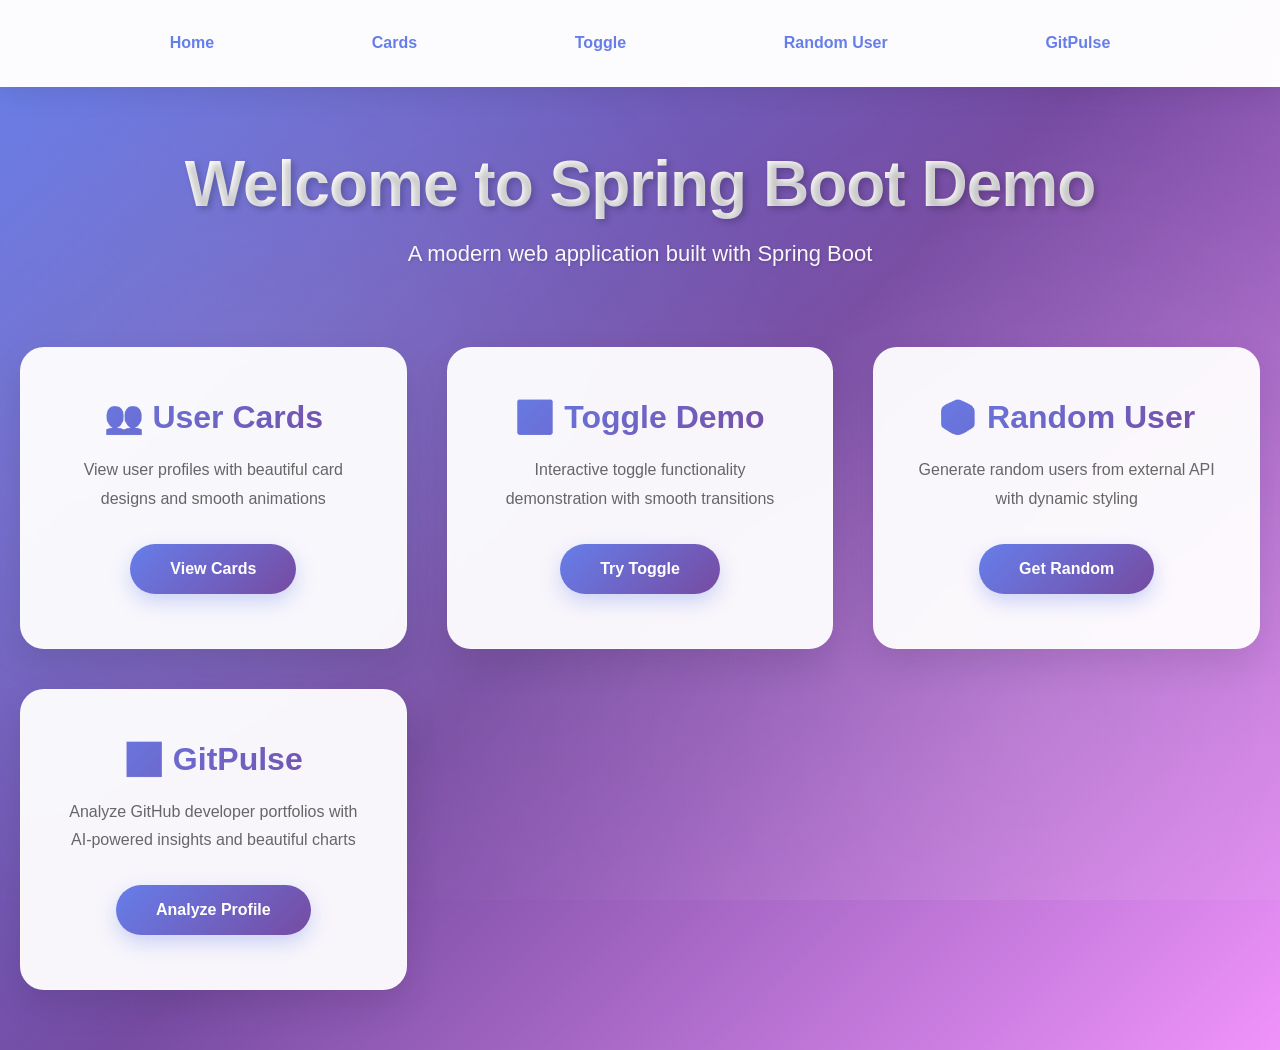
<file: target/classes/static/index.html>
<!DOCTYPE html>
<html lang="en">
<head>
    <meta charset="UTF-8">
    <meta name="viewport" content="width=device-width, initial-scale=1.0">
    <title>Spring Boot App - Home</title>
    <link rel="stylesheet" href="css/style.css">
</head>
<body>
    <div id="nav">
        <a href="/index.html">Home</a>
        <a href="/pages/cards.html">Cards</a>
        <a href="/pages/toggle.html">Toggle</a>
        <a href="/pages/randomuser.html">Random User</a>
        <a href="/pages/gitpulse.html">GitPulse</a>
    </div>
    
    <div class="container">
        <div class="hero">
            <h1>Welcome to Spring Boot Demo</h1>
            <p class="subtitle">A modern web application built with Spring Boot</p>
        </div>
        
        <div class="features">
            <div class="feature-card">
                <h2>👥 User Cards</h2>
                <p>View user profiles with beautiful card designs and smooth animations</p>
                <a href="/pages/cards.html" class="btn"><span>View Cards</span></a>
            </div>
            
            <div class="feature-card">
                <h2>🔄 Toggle Demo</h2>
                <p>Interactive toggle functionality demonstration with smooth transitions</p>
                <a href="/pages/toggle.html" class="btn"><span>Try Toggle</span></a>
            </div>
            
            <div class="feature-card">
                <h2>🎲 Random User</h2>
                <p>Generate random users from external API with dynamic styling</p>
                <a href="/pages/randomuser.html" class="btn"><span>Get Random</span></a>
            </div>
            
            <div class="feature-card">
                <h2>📊 GitPulse</h2>
                <p>Analyze GitHub developer portfolios with AI-powered insights and beautiful charts</p>
                <a href="/pages/gitpulse.html" class="btn"><span>Analyze Profile</span></a>
            </div>
        </div>
    </div>

    <script src="js/side.js"></script>
</body>
</html>
</file>
<file: target/classes/static/css/style.css>
/* ===== Global Styles ===== */
* {
    margin: 0;
    padding: 0;
    box-sizing: border-box;
}

body {
    font-family: 'Inter', 'Segoe UI', Tahoma, Geneva, Verdana, sans-serif;
    background: linear-gradient(135deg, #667eea 0%, #764ba2 50%, #f093fb 100%);
    min-height: 100vh;
    color: #333;
    position: relative;
    overflow-x: hidden;
}

/* Animated background effect */
body::before {
    content: '';
    position: fixed;
    top: 0;
    left: 0;
    width: 100%;
    height: 100%;
    background: 
        radial-gradient(circle at 20% 50%, rgba(255, 255, 255, 0.1) 0%, transparent 50%),
        radial-gradient(circle at 80% 80%, rgba(255, 255, 255, 0.1) 0%, transparent 50%);
    animation: backgroundMove 15s ease infinite;
    pointer-events: none;
    z-index: 0;
}

@keyframes backgroundMove {
    0%, 100% { transform: scale(1) translate(0, 0); }
    50% { transform: scale(1.1) translate(20px, 20px); }
}

/* ===== Navigation Bar ===== */
#nav {
    display: flex;
    justify-content: space-evenly;
    align-items: center;
    background: rgba(255, 255, 255, 0.98);
    backdrop-filter: blur(20px);
    padding: 20px 40px;
    box-shadow: 0 4px 30px rgba(0, 0, 0, 0.1);
    position: sticky;
    top: 0;
    z-index: 1000;
    border-bottom: 1px solid rgba(255, 255, 255, 0.3);
}

#nav a {
    position: relative;
    padding: 14px 28px;
    text-decoration: none;
    color: #667eea;
    font-weight: 600;
    font-size: 16px;
    border-radius: 12px;
    transition: all 0.4s cubic-bezier(0.4, 0, 0.2, 1);
    overflow: hidden;
}

#nav a::before {
    content: '';
    position: absolute;
    top: 0;
    left: -100%;
    width: 100%;
    height: 100%;
    background: linear-gradient(135deg, #667eea 0%, #764ba2 100%);
    transition: left 0.4s ease;
    z-index: -1;
    border-radius: 12px;
}

#nav a:hover::before {
    left: 0;
}

#nav a:hover {
    color: white;
    transform: translateY(-3px);
    box-shadow: 0 8px 20px rgba(102, 126, 234, 0.4);
}

#nav a:active {
    transform: translateY(-1px);
}

/* ===== Container ===== */
.container {
    max-width: 1400px;
    margin: 0 auto;
    padding: 60px 20px;
    position: relative;
    z-index: 1;
}

/* ===== Hero Section ===== */
.hero {
    text-align: center;
    color: white;
    margin-bottom: 80px;
    animation: fadeInDown 1s ease;
}

.hero h1 {
    font-size: 64px;
    font-weight: 800;
    margin-bottom: 20px;
    text-shadow: 3px 3px 6px rgba(0, 0, 0, 0.2);
    background: linear-gradient(45deg, #fff, #f0f0f0);
    -webkit-background-clip: text;
    -webkit-text-fill-color: transparent;
    background-clip: text;
    letter-spacing: -1px;
}

.hero .subtitle {
    font-size: 22px;
    opacity: 0.95;
    font-weight: 300;
    text-shadow: 1px 1px 3px rgba(0, 0, 0, 0.2);
}

/* ===== Features Grid ===== */
.features {
    display: grid;
    grid-template-columns: repeat(auto-fit, minmax(320px, 1fr));
    gap: 40px;
    animation: fadeInUp 1s ease 0.3s backwards;
}

.feature-card {
    background: rgba(255, 255, 255, 0.95);
    backdrop-filter: blur(10px);
    padding: 50px 40px;
    border-radius: 24px;
    box-shadow: 0 15px 35px rgba(0, 0, 0, 0.1);
    text-align: center;
    transition: all 0.4s cubic-bezier(0.4, 0, 0.2, 1);
    position: relative;
    overflow: hidden;
    border: 1px solid rgba(255, 255, 255, 0.3);
}

.feature-card::before {
    content: '';
    position: absolute;
    top: -2px;
    left: -2px;
    right: -2px;
    bottom: -2px;
    background: linear-gradient(135deg, #667eea, #764ba2);
    border-radius: 24px;
    opacity: 0;
    transition: opacity 0.4s ease;
    z-index: -1;
}

.feature-card:hover::before {
    opacity: 1;
}

.feature-card:hover {
    transform: translateY(-15px) scale(1.02);
    box-shadow: 0 25px 50px rgba(0, 0, 0, 0.2);
}

.feature-card h2 {
    background: linear-gradient(135deg, #667eea 0%, #764ba2 100%);
    -webkit-background-clip: text;
    -webkit-text-fill-color: transparent;
    background-clip: text;
    margin-bottom: 20px;
    font-size: 32px;
    font-weight: 700;
}

.feature-card p {
    color: #666;
    margin-bottom: 30px;
    line-height: 1.8;
    font-size: 16px;
}

/* ===== Buttons ===== */
.btn {
    display: inline-block;
    padding: 16px 40px;
    background: linear-gradient(135deg, #667eea 0%, #764ba2 100%);
    color: white;
    text-decoration: none;
    border-radius: 50px;
    font-weight: 700;
    font-size: 16px;
    transition: all 0.4s cubic-bezier(0.4, 0, 0.2, 1);
    box-shadow: 0 8px 20px rgba(102, 126, 234, 0.3);
    position: relative;
    overflow: hidden;
}

.btn::before {
    content: '';
    position: absolute;
    top: 0;
    left: -100%;
    width: 100%;
    height: 100%;
    background: linear-gradient(135deg, #764ba2 0%, #667eea 100%);
    transition: left 0.4s ease;
}

.btn:hover::before {
    left: 0;
}

.btn span {
    position: relative;
    z-index: 1;
}

.btn:hover {
    transform: translateY(-3px) scale(1.05);
    box-shadow: 0 15px 35px rgba(102, 126, 234, 0.5);
}

.btn:active {
    transform: translateY(-1px) scale(1.03);
}

/* ===== Animations ===== */
@keyframes fadeInDown {
    from {
        opacity: 0;
        transform: translateY(-50px);
    }
    to {
        opacity: 1;
        transform: translateY(0);
    }
}

@keyframes fadeInUp {
    from {
        opacity: 0;
        transform: translateY(50px);
    }
    to {
        opacity: 1;
        transform: translateY(0);
    }
}

/* ===== Responsive Design ===== */
@media (max-width: 768px) {
    #nav {
        padding: 15px 20px;
        flex-wrap: wrap;
        gap: 10px;
    }
    
    #nav a {
        padding: 10px 16px;
        font-size: 14px;
    }
    
    .hero h1 {
        font-size: 40px;
    }
    
    .hero .subtitle {
        font-size: 18px;
    }
    
    .features {
        grid-template-columns: 1fr;
        gap: 30px;
    }
    
    .feature-card {
        padding: 40px 30px;
    }
}

/* ===== Scrollbar Styling ===== */
::-webkit-scrollbar {
    width: 12px;
}

::-webkit-scrollbar-track {
    background: rgba(255, 255, 255, 0.1);
}

::-webkit-scrollbar-thumb {
    background: linear-gradient(135deg, #667eea 0%, #764ba2 100%);
    border-radius: 6px;
}

::-webkit-scrollbar-thumb:hover {
    background: linear-gradient(135deg, #764ba2 0%, #667eea 100%);
}
</file>
